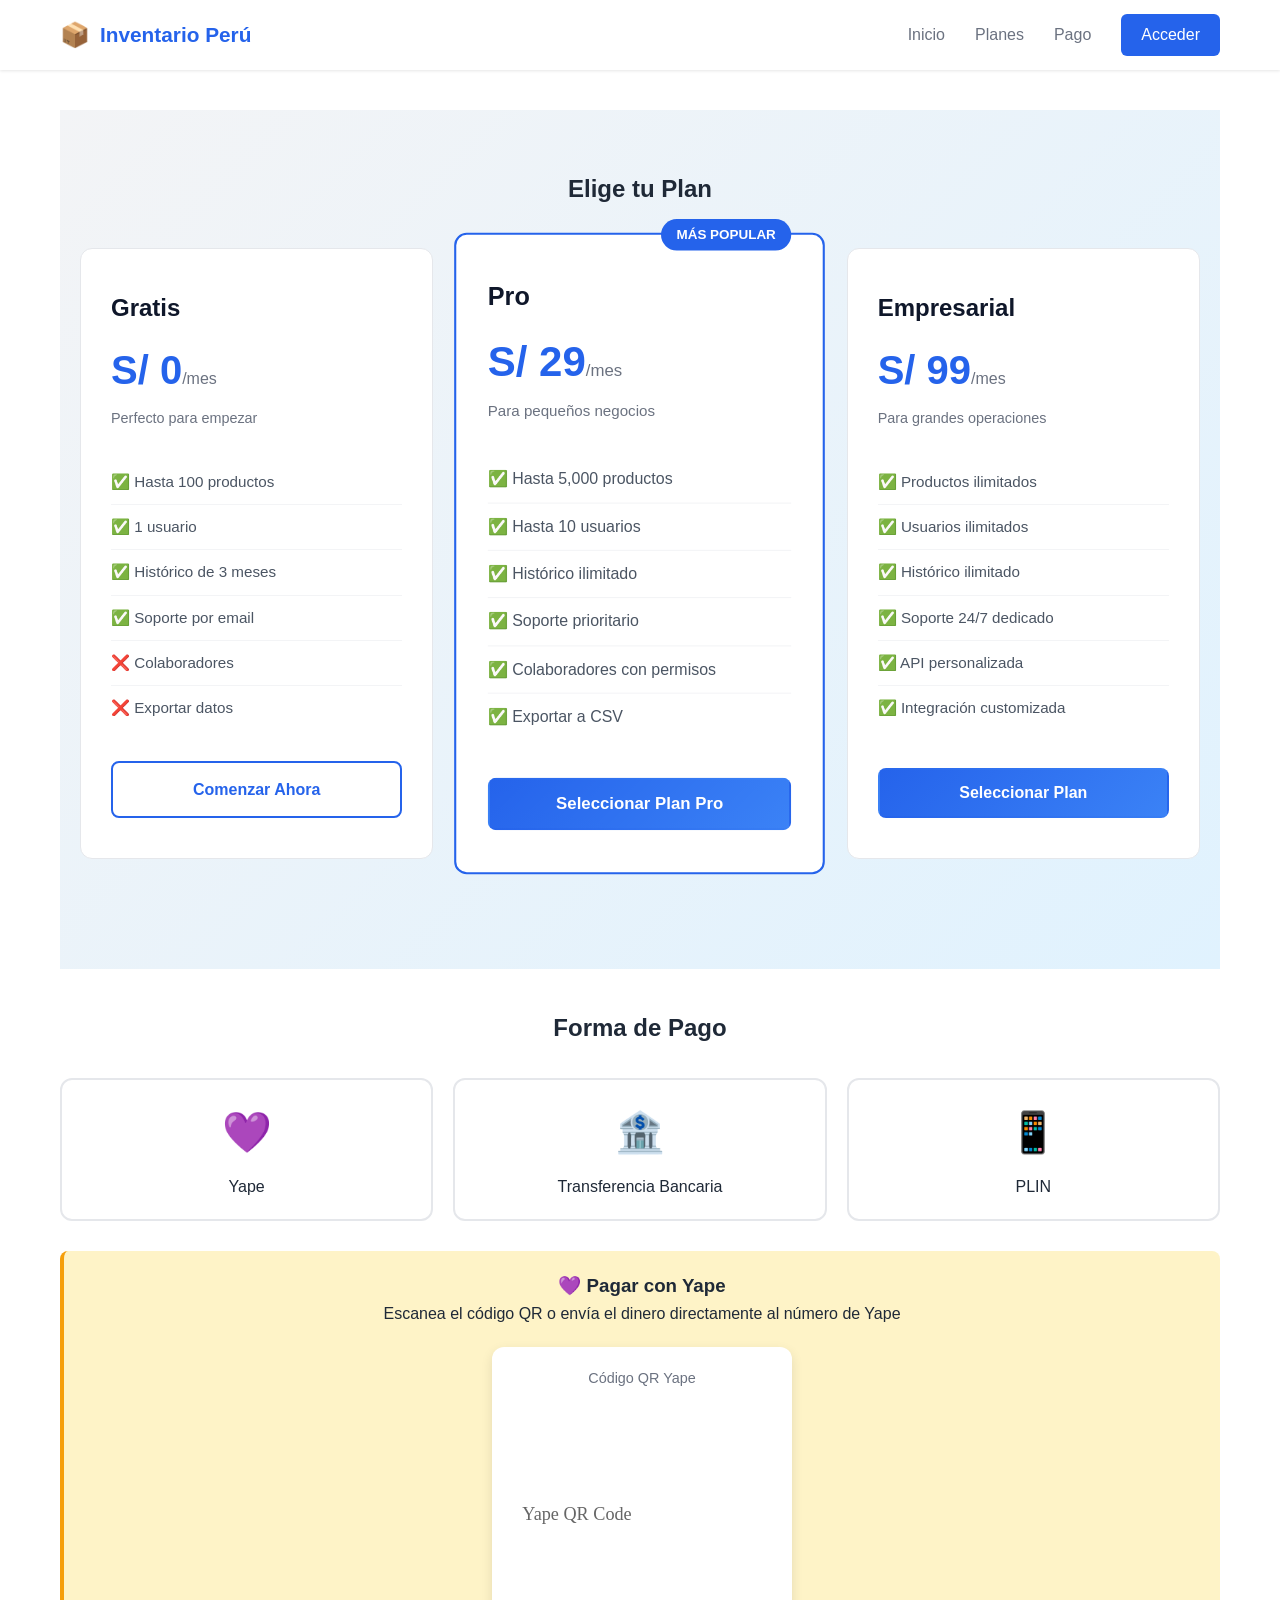
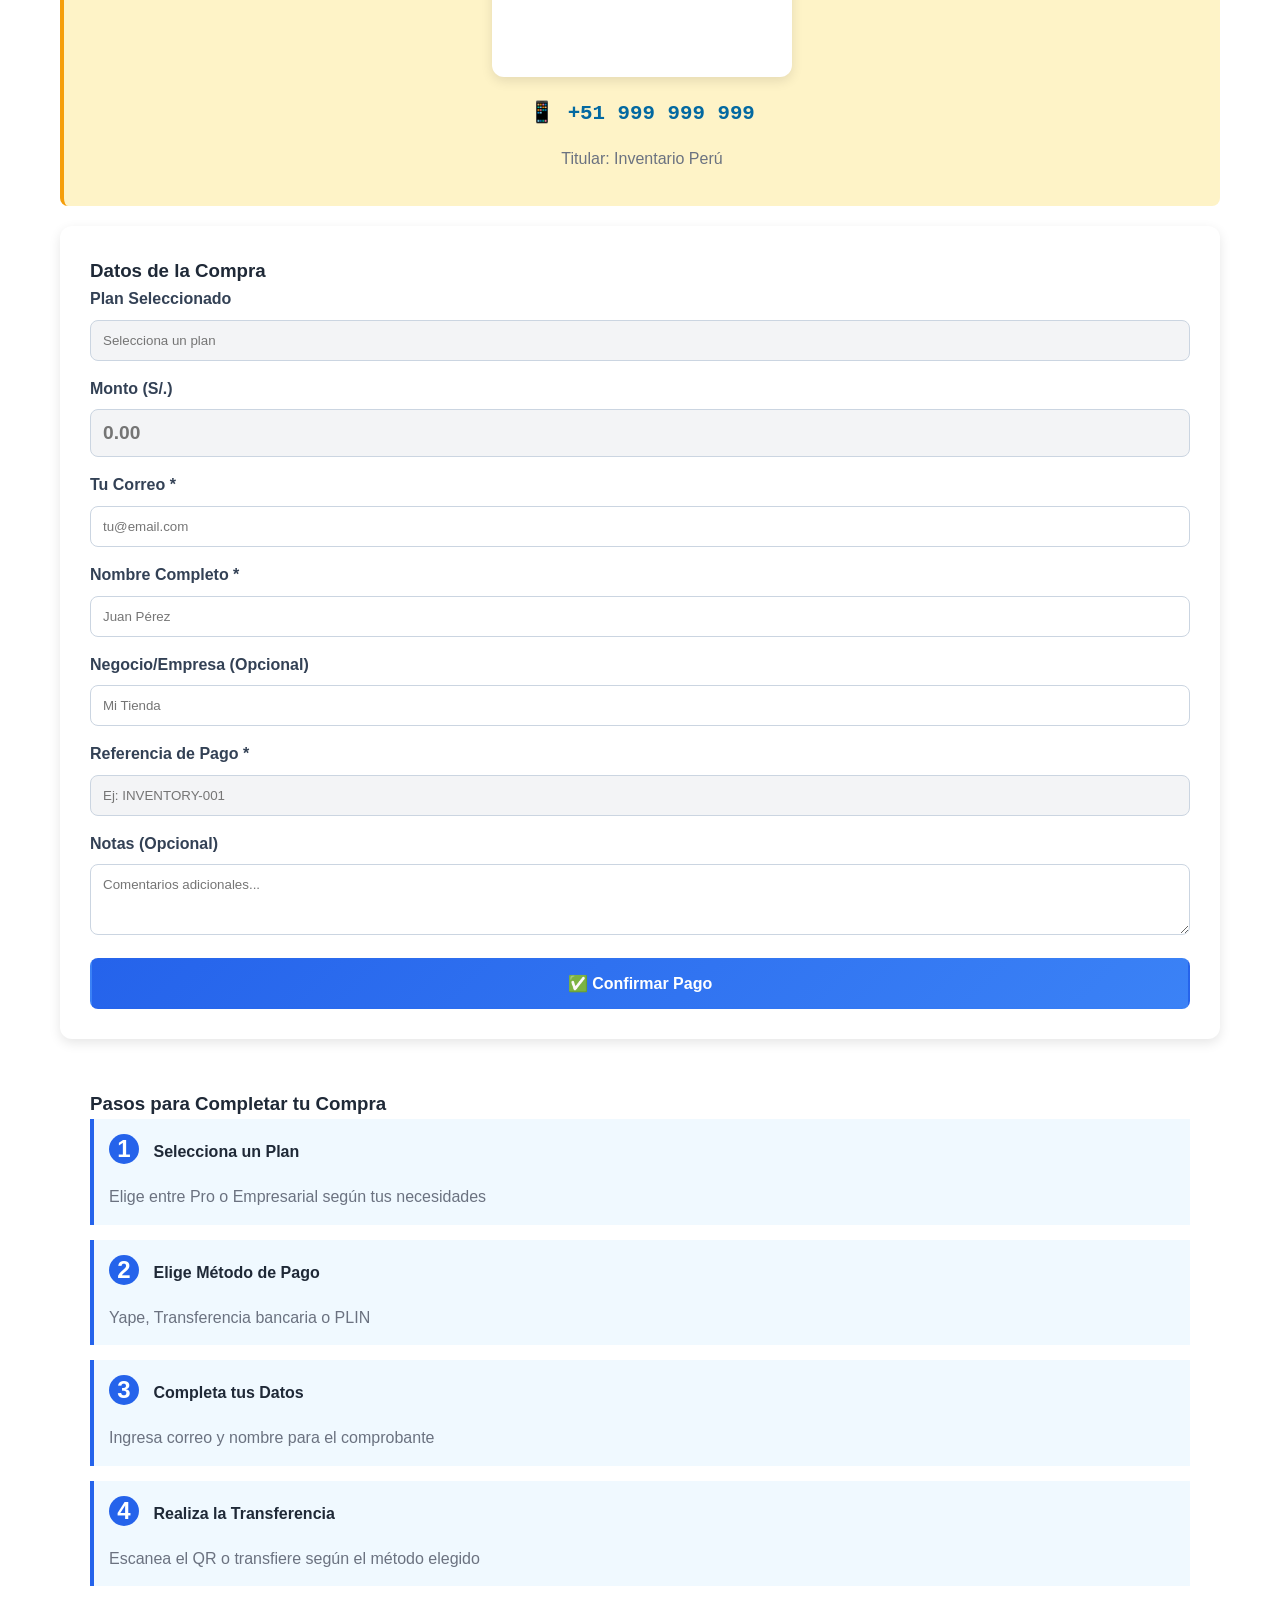
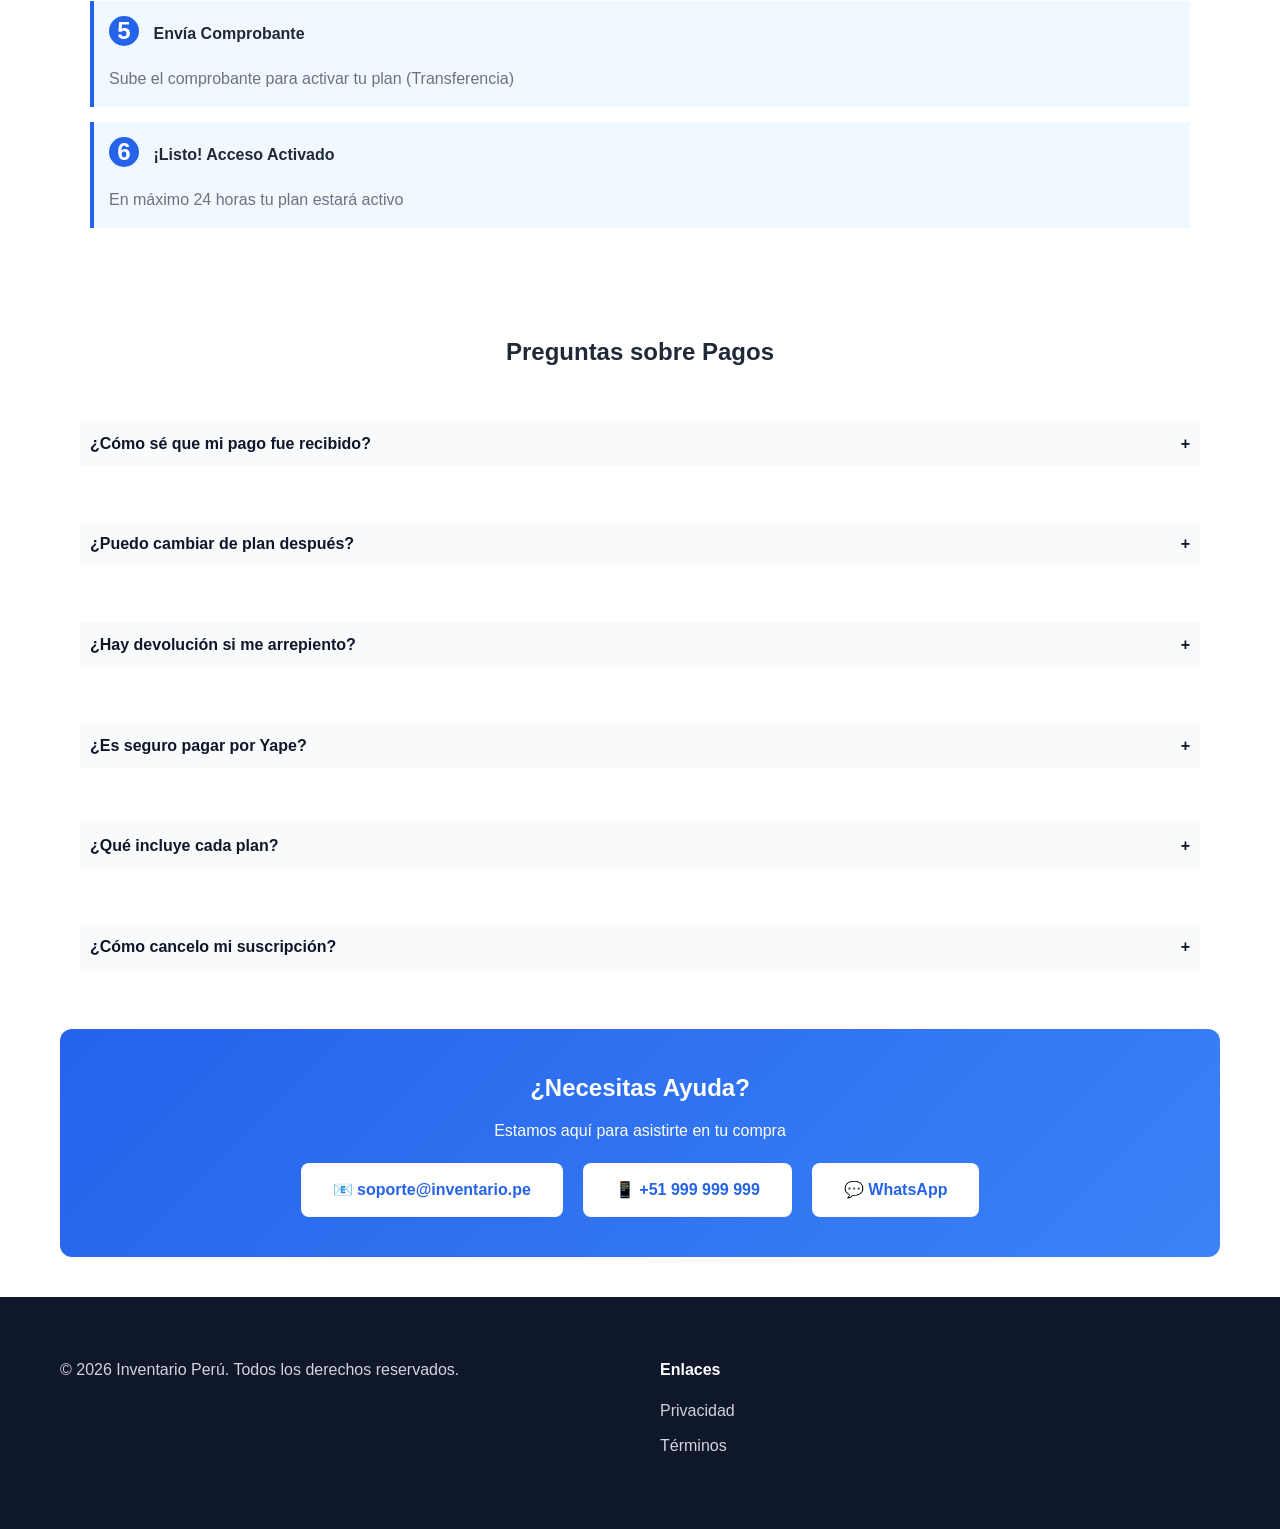
<file: pricing-yape.html>
<!DOCTYPE html>
<html lang="es-PE">
<head>
  <meta charset="UTF-8" />
  <meta name="viewport" content="width=device-width, initial-scale=1.0" />
  <title>Planes de Precios - Inventario Perú | Pago con Yape</title>
  <link rel="stylesheet" href="landing-style.css" />
  <style>
    .pricing-section {
      padding: 60px 0;
      background: linear-gradient(135deg, #f3f4f6 0%, #e0f2fe 100%);
    }

    .yape-payment-info {
      background: #fef3c7;
      border-left: 4px solid #f59e0b;
      padding: 20px;
      border-radius: 8px;
      margin: 20px 0;
      text-align: center;
    }

    .yape-qr {
      max-width: 300px;
      margin: 20px auto;
      padding: 20px;
      background: white;
      border-radius: 12px;
      box-shadow: 0 4px 12px rgba(0, 0, 0, 0.1);
    }

    .yape-qr img {
      width: 100%;
      height: auto;
    }

    .yape-phone {
      font-size: 1.3rem;
      font-weight: 700;
      color: #0369a1;
      margin: 15px 0;
      font-family: monospace;
    }

    .payment-methods {
      display: grid;
      grid-template-columns: repeat(auto-fit, minmax(200px, 1fr));
      gap: 20px;
      margin: 30px 0;
    }

    .payment-method {
      padding: 20px;
      border: 2px solid #e5e7eb;
      border-radius: 12px;
      text-align: center;
      cursor: pointer;
      transition: all 0.3s ease;
    }

    .payment-method:hover {
      border-color: #2563eb;
      background: #f0f9ff;
    }

    .payment-method.active {
      border-color: #2563eb;
      background: #0f172a;
      color: white;
    }

    .payment-method-icon {
      font-size: 2.5rem;
      margin-bottom: 10px;
    }

    .invoice-form {
      background: white;
      padding: 30px;
      border-radius: 12px;
      margin: 20px 0;
      box-shadow: 0 4px 12px rgba(0, 0, 0, 0.1);
    }

    .form-group {
      margin-bottom: 15px;
    }

    .form-group label {
      display: block;
      margin-bottom: 8px;
      font-weight: 600;
      color: #334155;
    }

    .form-group input,
    .form-group textarea {
      width: 100%;
      padding: 12px;
      border: 1px solid #cbd5e1;
      border-radius: 8px;
      font-family: inherit;
    }

    .payment-confirmation {
      background: #dcfce7;
      border: 2px solid #16a34a;
      padding: 20px;
      border-radius: 12px;
      display: none;
      margin: 20px 0;
    }

    .payment-confirmation.show {
      display: block;
    }

    .payment-steps {
      background: white;
      padding: 30px;
      border-radius: 12px;
      margin: 20px 0;
    }

    .step-item {
      padding: 15px;
      margin-bottom: 15px;
      border-left: 4px solid #2563eb;
      background: #f0f9ff;
    }

    .step-number {
      display: inline-block;
      background: #2563eb;
      color: white;
      width: 30px;
      height: 30px;
      border-radius: 50%;
      text-align: center;
      line-height: 30px;
      margin-right: 10px;
      font-weight: 700;
    }

    .faq-payment {
      background: white;
      padding: 20px;
      border-radius: 12px;
      margin: 15px 0;
    }

    .faq-question {
      cursor: pointer;
      font-weight: 600;
      color: #0f172a;
      padding: 10px;
      display: flex;
      justify-content: space-between;
      align-items: center;
    }

    .faq-answer {
      display: none;
      padding: 10px;
      color: #6b7280;
    }

    .faq-answer.show {
      display: block;
    }
  </style>
</head>
<body>
  <!-- NAVBAR -->
  <nav class="navbar">
    <div class="nav-container">
      <div class="logo">
        <span class="logo-icon">📦</span>
        <span class="logo-text">Inventario Perú</span>
      </div>
      <div class="nav-links">
        <a href="landing.html">Inicio</a>
        <a href="#planes">Planes</a>
        <a href="#pago">Pago</a>
        <a href="index.html" class="btn-nav">Acceder</a>
      </div>
    </div>
  </nav>

  <main class="container" style="margin-top: 40px;">
    <!-- PLANES PRICING -->
    <section id="planes" class="pricing-section">
      <div class="container">
        <h1 style="text-align: center; margin-bottom: 40px;">Elige tu Plan</h1>

        <div class="pricing-grid">
          <!-- PLAN GRATIS -->
          <div class="pricing-card">
            <div class="plan-name">Gratis</div>
            <div class="plan-price">S/ 0<span>/mes</span></div>
            <div class="plan-description">Perfecto para empezar</div>
            
            <ul class="plan-features">
              <li>✅ Hasta 100 productos</li>
              <li>✅ 1 usuario</li>
              <li>✅ Histórico de 3 meses</li>
              <li>✅ Soporte por email</li>
              <li>❌ Colaboradores</li>
              <li>❌ Exportar datos</li>
            </ul>
            
            <a href="index.html" class="btn btn-outline" style="width: 100%; text-align: center;">Comenzar Ahora</a>
          </div>

          <!-- PLAN PRO -->
          <div class="pricing-card featured">
            <div class="plan-badge">MÁS POPULAR</div>
            <div class="plan-name">Pro</div>
            <div class="plan-price">S/ 29<span>/mes</span></div>
            <div class="plan-description">Para pequeños negocios</div>
            
            <ul class="plan-features">
              <li>✅ Hasta 5,000 productos</li>
              <li>✅ Hasta 10 usuarios</li>
              <li>✅ Histórico ilimitado</li>
              <li>✅ Soporte prioritario</li>
              <li>✅ Colaboradores con permisos</li>
              <li>✅ Exportar a CSV</li>
            </ul>
            
            <button class="btn btn-primary" style="width: 100%;" onclick="selectPlan('pro')">Seleccionar Plan Pro</button>
          </div>

          <!-- PLAN EMPRESARIAL -->
          <div class="pricing-card">
            <div class="plan-name">Empresarial</div>
            <div class="plan-price">S/ 99<span>/mes</span></div>
            <div class="plan-description">Para grandes operaciones</div>
            
            <ul class="plan-features">
              <li>✅ Productos ilimitados</li>
              <li>✅ Usuarios ilimitados</li>
              <li>✅ Histórico ilimitado</li>
              <li>✅ Soporte 24/7 dedicado</li>
              <li>✅ API personalizada</li>
              <li>✅ Integración customizada</li>
            </ul>
            
            <button class="btn btn-primary" style="width: 100%;" onclick="selectPlan('enterprise')">Seleccionar Plan</button>
          </div>
        </div>
      </div>
    </section>

    <!-- MÉTODOS DE PAGO -->
    <section id="pago">
      <h2 style="text-align: center; margin: 40px 0 20px;">Forma de Pago</h2>
      
      <div class="payment-methods">
        <div class="payment-method active" onclick="selectPaymentMethod('yape')">
          <div class="payment-method-icon">💜</div>
          <div>Yape</div>
        </div>
        <div class="payment-method" onclick="selectPaymentMethod('transferencia')">
          <div class="payment-method-icon">🏦</div>
          <div>Transferencia Bancaria</div>
        </div>
        <div class="payment-method" onclick="selectPaymentMethod('plin')">
          <div class="payment-method-icon">📱</div>
          <div>PLIN</div>
        </div>
      </div>

      <!-- SECCIÓN YAPE -->
      <div id="yape-section" class="yape-payment-info">
        <h3>💜 Pagar con Yape</h3>
        <p>Escanea el código QR o envía el dinero directamente al número de Yape</p>
        
        <div class="yape-qr">
          <p style="color: #6b7280; font-size: 0.9rem; margin-top: 0;">Código QR Yape</p>
          <img src="data:image/svg+xml,%3Csvg xmlns='http://www.w3.org/2000/svg' width='200' height='200'%3E%3Crect fill='white' width='200' height='200'/%3E%3Ctext x='50' y='100' text-anchor='middle' font-size='14' fill='%23666'%3EYape QR Code%3C/text%3E%3C/svg%3E" alt="Yape QR Code">
        </div>
        
        <div class="yape-phone">📱 +51 999 999 999</div>
        <p style="color: #6b7280; margin: 15px 0;">Titular: Inventario Perú</p>
      </div>

      <!-- SECCIÓN TRANSFERENCIA -->
      <div id="transferencia-section" style="display: none;" class="yape-payment-info">
        <h3>🏦 Transferencia Bancaria</h3>
        <p style="margin: 15px 0;">Datos bancarios:</p>
        <p><strong>Banco:</strong> Banco de Crédito (BCP)</p>
        <p><strong>Cuenta:</strong> 123-456789-0-12</p>
        <p><strong>Titular:</strong> Inventario Perú</p>
        <p><strong>Código SWIFT:</strong> BCPLPEPL</p>
        <p style="color: #dc2626; margin-top: 15px; font-size: 0.9rem;">⚠️ Envía el comprobante de transferencia por email</p>
      </div>

      <!-- SECCIÓN PLIN -->
      <div id="plin-section" style="display: none;" class="yape-payment-info">
        <h3>📱 PLIN</h3>
        <p style="margin: 15px 0;">Número PLIN registrado:</p>
        <div class="yape-phone">📱 +51 999 999 999</div>
        <p style="color: #6b7280;">Escanea el código QR o envía dinero directamente</p>
      </div>

      <!-- FORMULARIO DE PAGO -->
      <div class="invoice-form">
        <h3>Datos de la Compra</h3>
        
        <div class="form-group">
          <label for="plan-selected">Plan Seleccionado</label>
          <input type="text" id="plan-selected" placeholder="Selecciona un plan" readonly style="background: #f3f4f6;">
        </div>

        <div class="form-group">
          <label for="amount">Monto (S/.)</label>
          <input type="text" id="amount" placeholder="0.00" readonly style="background: #f3f4f6; font-weight: 600; font-size: 1.2rem;">
        </div>

        <div class="form-group">
          <label for="email">Tu Correo *</label>
          <input type="email" id="email" placeholder="tu@email.com" required>
        </div>

        <div class="form-group">
          <label for="full-name">Nombre Completo *</label>
          <input type="text" id="full-name" placeholder="Juan Pérez" required>
        </div>

        <div class="form-group">
          <label for="company">Negocio/Empresa (Opcional)</label>
          <input type="text" id="company" placeholder="Mi Tienda">
        </div>

        <div class="form-group">
          <label for="reference">Referencia de Pago *</label>
          <input type="text" id="reference" placeholder="Ej: INVENTORY-001" required readonly style="background: #f3f4f6;">
        </div>

        <div class="form-group">
          <label for="notes">Notas (Opcional)</label>
          <textarea id="notes" placeholder="Comentarios adicionales..." rows="3"></textarea>
        </div>

        <button class="btn btn-primary" style="width: 100%;" onclick="completarPago()">
          ✅ Confirmar Pago
        </button>
      </div>

      <!-- PASOS DE PAGO -->
      <div class="payment-steps">
        <h3>Pasos para Completar tu Compra</h3>
        
        <div class="step-item">
          <span class="step-number">1</span>
          <strong>Selecciona un Plan</strong>
          <p style="margin-top: 5px; color: #6b7280;">Elige entre Pro o Empresarial según tus necesidades</p>
        </div>

        <div class="step-item">
          <span class="step-number">2</span>
          <strong>Elige Método de Pago</strong>
          <p style="margin-top: 5px; color: #6b7280;">Yape, Transferencia bancaria o PLIN</p>
        </div>

        <div class="step-item">
          <span class="step-number">3</span>
          <strong>Completa tus Datos</strong>
          <p style="margin-top: 5px; color: #6b7280;">Ingresa correo y nombre para el comprobante</p>
        </div>

        <div class="step-item">
          <span class="step-number">4</span>
          <strong>Realiza la Transferencia</strong>
          <p style="margin-top: 5px; color: #6b7280;">Escanea el QR o transfiere según el método elegido</p>
        </div>

        <div class="step-item">
          <span class="step-number">5</span>
          <strong>Envía Comprobante</strong>
          <p style="margin-top: 5px; color: #6b7280;">Sube el comprobante para activar tu plan (Transferencia)</p>
        </div>

        <div class="step-item">
          <span class="step-number">6</span>
          <strong>¡Listo! Acceso Activado</strong>
          <p style="margin-top: 5px; color: #6b7280;">En máximo 24 horas tu plan estará activo</p>
        </div>
      </div>

      <!-- CONFIRMACIÓN -->
      <div id="payment-confirmation" class="payment-confirmation">
        <h3 style="color: #16a34a; margin: 0 0 10px;">✅ ¡Pedido Registrado!</h3>
        <p id="confirmation-message"></p>
        <p style="margin-top: 15px; color: #6b7280; font-size: 0.9rem;">
          📧 Se envió un correo de confirmación a <strong id="confirmation-email"></strong>
        </p>
      </div>
    </section>

    <!-- FAQ PAGOS -->
    <section style="margin: 60px 0 40px;">
      <h2 style="text-align: center; margin-bottom: 30px;">Preguntas sobre Pagos</h2>

      <div class="faq-payment">
        <div class="faq-question" onclick="toggleFaq(this)">
          <span>¿Cómo sé que mi pago fue recibido?</span>
          <span>+</span>
        </div>
        <div class="faq-answer">
          Recibirás un correo de confirmación inmediatamente después de enviar tus datos. Para Yape y PLIN es automático (24 horas). Para transferencia, envía el comprobante y activamos en máximo 2 horas laborales.
        </div>
      </div>

      <div class="faq-payment">
        <div class="faq-question" onclick="toggleFaq(this)">
          <span>¿Puedo cambiar de plan después?</span>
          <span>+</span>
        </div>
        <div class="faq-answer">
          Sí, puedes actualizar o cambiar de plan en cualquier momento. Se ajustará proporcionalmente el cobro.
        </div>
      </div>

      <div class="faq-payment">
        <div class="faq-question" onclick="toggleFaq(this)">
          <span>¿Hay devolución si me arrepiento?</span>
          <span>+</span>
        </div>
        <div class="faq-answer">
          Sí, ofrecemos garantía de 7 días. Si no te gusta, devolvemos el 100% del pago.
        </div>
      </div>

      <div class="faq-payment">
        <div class="faq-question" onclick="toggleFaq(this)">
          <span>¿Es seguro pagar por Yape?</span>
          <span>+</span>
        </div>
        <div class="faq-answer">
          Completamente seguro. Yape es un servicio oficial del Banco de Crédito con encriptación de nivel bancario.
        </div>
      </div>

      <div class="faq-payment">
        <div class="faq-question" onclick="toggleFaq(this)">
          <span>¿Qué incluye cada plan?</span>
          <span>+</span>
        </div>
        <div class="faq-answer">
          Plan Pro: 5,000 productos, 10 usuarios, colaboradores, exportar datos. Plan Empresarial: Ilimitado todo + soporte 24/7 + API.
        </div>
      </div>

      <div class="faq-payment">
        <div class="faq-question" onclick="toggleFaq(this)">
          <span>¿Cómo cancelo mi suscripción?</span>
          <span>+</span>
        </div>
        <div class="faq-answer">
          Contacta a soporte@inventario.pe o cancela desde tu panel de usuario. No hay penalizaciones.
        </div>
      </div>
    </section>

    <!-- CONTACTO SOPORTE -->
    <section style="background: linear-gradient(135deg, #2563eb 0%, #3b82f6 100%); color: white; padding: 40px; border-radius: 12px; text-align: center; margin-bottom: 40px;">
      <h2 style="color: white; margin-bottom: 10px;">¿Necesitas Ayuda?</h2>
      <p style="margin-bottom: 20px;">Estamos aquí para asistirte en tu compra</p>
      <div style="display: flex; gap: 20px; justify-content: center; flex-wrap: wrap;">
        <a href="mailto:soporte@inventario.pe" class="btn btn-outline" style="background: white; color: #2563eb; border: none;">📧 soporte@inventario.pe</a>
        <a href="tel:+51999999999" class="btn btn-outline" style="background: white; color: #2563eb; border: none;">📱 +51 999 999 999</a>
        <a href="https://wa.me/51999999999" class="btn btn-outline" style="background: white; color: #2563eb; border: none;">💬 WhatsApp</a>
      </div>
    </section>
  </main>

  <!-- FOOTER -->
  <footer class="footer">
    <div class="container">
      <div class="footer-content">
        <div class="footer-section">
          <p>&copy; 2026 Inventario Perú. Todos los derechos reservados.</p>
        </div>
        <div class="footer-section">
          <h4>Enlaces</h4>
          <ul>
            <li><a href="privacy.html">Privacidad</a></li>
            <li><a href="terms.html">Términos</a></li>
          </ul>
        </div>
      </div>
    </div>
  </footer>

  <script>
    const planPrices = {
      pro: 29,
      enterprise: 99
    };

    function selectPlan(plan) {
      const planNames = {
        pro: 'Plan Pro',
        enterprise: 'Plan Empresarial'
      };

      document.getElementById('plan-selected').value = planNames[plan];
      document.getElementById('amount').value = planPrices[plan].toFixed(2);
      document.getElementById('reference').value = `INV-${plan.toUpperCase()}-${Date.now()}`;

      // Scroll a formulario
      document.querySelector('.invoice-form').scrollIntoView({ behavior: 'smooth' });
    }

    function selectPaymentMethod(method) {
      // Actualizar botones
      document.querySelectorAll('.payment-method').forEach(el => {
        el.classList.remove('active');
      });
      event.target.closest('.payment-method').classList.add('active');

      // Mostrar/ocultar secciones
      document.getElementById('yape-section').style.display = method === 'yape' ? 'block' : 'none';
      document.getElementById('transferencia-section').style.display = method === 'transferencia' ? 'block' : 'none';
      document.getElementById('plin-section').style.display = method === 'plin' ? 'block' : 'none';
    }

    function toggleFaq(element) {
      const answer = element.nextElementSibling;
      answer.classList.toggle('show');
      element.querySelector('span:last-child').textContent = answer.classList.contains('show') ? '−' : '+';
    }

    function completarPago() {
      const plan = document.getElementById('plan-selected').value;
      const amount = document.getElementById('amount').value;
      const email = document.getElementById('email').value;
      const fullName = document.getElementById('full-name').value;
      const reference = document.getElementById('reference').value;

      if (!plan) {
        alert('❌ Por favor selecciona un plan');
        return;
      }

      if (!email || !fullName) {
        alert('❌ Por favor completa tu correo y nombre');
        return;
      }

      if (!email.includes('@')) {
        alert('❌ Ingresa un correo válido');
        return;
      }

      // Mostrar confirmación
      const confirmDiv = document.getElementById('payment-confirmation');
      document.getElementById('confirmation-message').innerHTML = `
        <strong>${fullName}</strong>, tu pedido ha sido registrado:<br>
        <strong>${plan}</strong> - S/ ${amount}<br>
        <strong>Referencia:</strong> ${reference}<br>
        <p style="margin-top: 10px; color: #6b7280;">
          ✅ Realiza el pago según el método elegido<br>
          ✅ Si pagaste por transferencia, sube el comprobante<br>
          ✅ Tu cuenta estará activa en máximo 24 horas
        </p>
      `;
      document.getElementById('confirmation-email').textContent = email;
      confirmDiv.classList.add('show');

      // Scroll a confirmación
      setTimeout(() => {
        confirmDiv.scrollIntoView({ behavior: 'smooth' });
      }, 300);

      // Enviar email (integración backend)
      console.log('📧 Email enviado a:', email);
      console.log('📦 Datos de pago:', { plan, amount, email, fullName, reference });
    }

    // Auto-seleccionar Yape al cargar
    selectPaymentMethod('yape');
  </script>
</body>
</html>
</file>
<file: landing-style.css>
/* ==================== RESET & BASE STYLES ==================== */
* {
  margin: 0;
  padding: 0;
  box-sizing: border-box;
}

html {
  scroll-behavior: smooth;
}

body {
  font-family: 'Inter', -apple-system, BlinkMacSystemFont, 'Segoe UI', sans-serif;
  line-height: 1.6;
  color: #1f2937;
  background: #ffffff;
}

.container {
  max-width: 1200px;
  margin: 0 auto;
  padding: 0 20px;
}

/* ==================== NAVBAR ==================== */
.navbar {
  background: rgba(255, 255, 255, 0.95);
  backdrop-filter: blur(10px);
  box-shadow: 0 1px 3px rgba(0, 0, 0, 0.1);
  position: sticky;
  top: 0;
  z-index: 100;
}

.nav-container {
  max-width: 1200px;
  margin: 0 auto;
  padding: 0 20px;
  display: flex;
  justify-content: space-between;
  align-items: center;
  height: 70px;
}

.logo {
  display: flex;
  align-items: center;
  gap: 10px;
  font-weight: 700;
  font-size: 1.3rem;
  color: #2563eb;
}

.logo-icon {
  font-size: 1.5rem;
}

.nav-links {
  display: flex;
  gap: 30px;
  align-items: center;
}

.nav-links a {
  text-decoration: none;
  color: #6b7280;
  font-weight: 500;
  transition: color 0.3s ease;
}

.nav-links a:hover {
  color: #2563eb;
}

.btn-nav {
  background: #2563eb;
  color: white !important;
  padding: 8px 20px;
  border-radius: 6px;
  transition: background 0.3s ease;
}

.btn-nav:hover {
  background: #1d4ed8;
  color: white !important;
}

.hamburger {
  display: none;
  flex-direction: column;
  background: none;
  border: none;
  cursor: pointer;
  gap: 5px;
}

.hamburger span {
  width: 25px;
  height: 2.5px;
  background: #1f2937;
  border-radius: 2px;
  transition: 0.3s ease;
}

/* ==================== MOBILE MENU ==================== */
.mobile-menu {
  display: none;
  flex-direction: column;
  background: white;
  padding: 20px;
  gap: 15px;
  border-bottom: 1px solid #e5e7eb;
}

.mobile-menu.hidden {
  display: none !important;
}

.mobile-menu a {
  text-decoration: none;
  color: #6b7280;
  font-weight: 500;
  padding: 10px 0;
}

/* ==================== HERO SECTION ==================== */
.hero {
  display: grid;
  grid-template-columns: 1fr 1fr;
  gap: 60px;
  align-items: center;
  min-height: 600px;
  padding: 80px 0;
  background: linear-gradient(135deg, #f3f4f6 0%, #e0f2fe 100%);
}

.hero-content {
  max-width: 600px;
}

.hero h1 {
  font-size: 3.5rem;
  font-weight: 800;
  line-height: 1.2;
  color: #0f172a;
  margin-bottom: 20px;
}

.hero-subtitle {
  font-size: 1.1rem;
  color: #6b7280;
  margin-bottom: 30px;
  line-height: 1.8;
}

.hero-buttons {
  display: flex;
  gap: 20px;
  margin-bottom: 50px;
  flex-wrap: wrap;
}

.btn {
  display: inline-block;
  padding: 14px 32px;
  border-radius: 8px;
  font-weight: 600;
  text-decoration: none;
  transition: all 0.3s ease;
  border: 2px solid transparent;
  cursor: pointer;
  font-size: 1rem;
}

.btn-primary {
  background: linear-gradient(135deg, #2563eb 0%, #3b82f6 100%);
  color: white;
}

.btn-primary:hover {
  transform: translateY(-2px);
  box-shadow: 0 10px 25px rgba(37, 99, 235, 0.3);
}

.btn-secondary {
  background: white;
  color: #2563eb;
  border: 2px solid #2563eb;
}

.btn-secondary:hover {
  background: #f3f4f6;
}

.btn-outline {
  background: transparent;
  color: #2563eb;
  border: 2px solid #2563eb;
}

.btn-outline:hover {
  background: #f3f4f6;
}

.btn-large {
  padding: 16px 40px;
  font-size: 1.1rem;
}

.hero-stats {
  display: grid;
  grid-template-columns: repeat(3, 1fr);
  gap: 30px;
}

.stat {
  text-align: center;
}

.stat-number {
  font-size: 2rem;
  font-weight: 700;
  color: #2563eb;
}

.stat-label {
  color: #6b7280;
  font-size: 0.9rem;
  margin-top: 5px;
}

/* Hero Image / Mockup */
.hero-image {
  display: flex;
  justify-content: center;
  align-items: center;
}

.mockup-frame {
  background: white;
  border-radius: 12px;
  box-shadow: 0 20px 50px rgba(0, 0, 0, 0.15);
  overflow: hidden;
  max-width: 400px;
  width: 100%;
}

.mockup-header {
  background: linear-gradient(135deg, #2563eb 0%, #3b82f6 100%);
  color: white;
  padding: 15px 20px;
  font-weight: 600;
}

.mockup-content {
  padding: 20px;
}

.mockup-item {
  display: flex;
  justify-content: space-between;
  align-items: center;
  padding: 12px;
  background: #f9fafb;
  border-radius: 8px;
  margin-bottom: 10px;
  font-size: 0.9rem;
}

.item-icon {
  font-size: 1.2rem;
}

.item-price {
  font-weight: 600;
  color: #2563eb;
}

.mockup-total {
  padding: 12px;
  background: #dbeafe;
  border-radius: 8px;
  font-weight: 600;
  color: #0c4a6e;
  margin-top: 10px;
}

/* ==================== FEATURES SECTION ==================== */
.features {
  padding: 100px 0;
  background: white;
}

.features h2,
.how-it-works h2,
.pricing h2,
.testimonials h2,
.faq h2 {
  font-size: 2.5rem;
  font-weight: 800;
  text-align: center;
  margin-bottom: 15px;
  color: #0f172a;
}

.section-subtitle {
  text-align: center;
  color: #6b7280;
  font-size: 1.1rem;
  margin-bottom: 50px;
}

.features-grid {
  display: grid;
  grid-template-columns: repeat(auto-fit, minmax(280px, 1fr));
  gap: 30px;
}

.feature-card {
  padding: 30px;
  border-radius: 12px;
  background: #f9fafb;
  transition: all 0.3s ease;
  border: 1px solid #e5e7eb;
}

.feature-card:hover {
  background: white;
  box-shadow: 0 15px 35px rgba(0, 0, 0, 0.1);
  transform: translateY(-5px);
}

.feature-icon {
  font-size: 2.5rem;
  margin-bottom: 15px;
}

.feature-card h3 {
  font-size: 1.3rem;
  margin-bottom: 10px;
  color: #0f172a;
}

.feature-card p {
  color: #6b7280;
  line-height: 1.8;
}

/* ==================== HOW IT WORKS ==================== */
.how-it-works {
  padding: 100px 0;
  background: linear-gradient(135deg, #f3f4f6 0%, #e0f2fe 100%);
}

.steps-grid {
  display: grid;
  grid-template-columns: repeat(auto-fit, minmax(250px, 1fr));
  gap: 30px;
}

.step {
  text-align: center;
  padding: 30px;
  background: white;
  border-radius: 12px;
  box-shadow: 0 5px 15px rgba(0, 0, 0, 0.08);
}

.step-number {
  display: inline-flex;
  width: 50px;
  height: 50px;
  align-items: center;
  justify-content: center;
  background: linear-gradient(135deg, #2563eb 0%, #3b82f6 100%);
  color: white;
  border-radius: 50%;
  font-size: 1.5rem;
  font-weight: 700;
  margin-bottom: 15px;
}

.step h3 {
  font-size: 1.3rem;
  margin-bottom: 10px;
  color: #0f172a;
}

.step p {
  color: #6b7280;
}

/* ==================== PRICING SECTION ==================== */
.pricing {
  padding: 100px 0;
  background: white;
}

.pricing-grid {
  display: grid;
  grid-template-columns: repeat(auto-fit, minmax(300px, 1fr));
  gap: 30px;
  margin-bottom: 50px;
}

.pricing-card {
  border: 1px solid #e5e7eb;
  border-radius: 12px;
  padding: 40px 30px;
  background: white;
  transition: all 0.3s ease;
  position: relative;
  display: flex;
  flex-direction: column;
}

.pricing-card:hover {
  transform: translateY(-10px);
  box-shadow: 0 20px 40px rgba(0, 0, 0, 0.1);
}

.pricing-card.featured {
  border: 2px solid #2563eb;
  transform: scale(1.05);
}

.plan-badge {
  position: absolute;
  top: -15px;
  right: 30px;
  background: #2563eb;
  color: white;
  padding: 5px 15px;
  border-radius: 20px;
  font-size: 0.8rem;
  font-weight: 700;
}

.plan-name {
  font-size: 1.5rem;
  font-weight: 700;
  color: #0f172a;
  margin-bottom: 10px;
}

.plan-price {
  font-size: 2.5rem;
  font-weight: 800;
  color: #2563eb;
  margin-bottom: 5px;
}

.plan-price span {
  font-size: 1rem;
  color: #6b7280;
  font-weight: 400;
}

.plan-description {
  color: #6b7280;
  margin-bottom: 30px;
  font-size: 0.9rem;
}

.plan-features {
  list-style: none;
  margin-bottom: 30px;
  flex-grow: 1;
}

.plan-features li {
  padding: 10px 0;
  color: #4b5563;
  font-size: 0.95rem;
  border-bottom: 1px solid #f3f4f6;
}

.plan-features li:last-child {
  border-bottom: none;
}

.pricing-card .btn {
  width: 100%;
  text-align: center;
}

.pricing-note {
  text-align: center;
  background: #f0f9ff;
  padding: 20px;
  border-radius: 10px;
  color: #0369a1;
  font-weight: 500;
}

/* ==================== TESTIMONIALS ==================== */
.testimonials {
  padding: 100px 0;
  background: linear-gradient(135deg, #f3f4f6 0%, #e0f2fe 100%);
}

.testimonials-grid {
  display: grid;
  grid-template-columns: repeat(auto-fit, minmax(300px, 1fr));
  gap: 30px;
}

.testimonial-card {
  background: white;
  padding: 30px;
  border-radius: 12px;
  box-shadow: 0 10px 25px rgba(0, 0, 0, 0.08);
}

.stars {
  font-size: 1rem;
  margin-bottom: 15px;
}

.testimonial-card p {
  color: #4b5563;
  margin-bottom: 20px;
  line-height: 1.8;
  font-style: italic;
}

.testimonial-author {
  display: flex;
  gap: 12px;
  align-items: center;
}

.author-avatar {
  width: 45px;
  height: 45px;
  border-radius: 50%;
  background: linear-gradient(135deg, #2563eb 0%, #3b82f6 100%);
  color: white;
  display: flex;
  align-items: center;
  justify-content: center;
  font-weight: 700;
  font-size: 0.9rem;
}

.author-name {
  font-weight: 600;
  color: #0f172a;
  font-size: 0.9rem;
}

.author-title {
  color: #6b7280;
  font-size: 0.8rem;
}

/* ==================== FAQ SECTION ==================== */
.faq {
  padding: 100px 0;
  background: white;
}

.faq-grid {
  max-width: 800px;
  margin: 0 auto;
  display: grid;
  gap: 15px;
}

.faq-item {
  border: 1px solid #e5e7eb;
  border-radius: 8px;
  overflow: hidden;
  background: white;
}

.faq-question {
  display: flex;
  justify-content: space-between;
  align-items: center;
  padding: 20px;
  cursor: pointer;
  background: #f9fafb;
  font-weight: 600;
  color: #0f172a;
  transition: background 0.3s ease;
}

.faq-question:hover {
  background: #f3f4f6;
}

.faq-icon {
  font-size: 1.5rem;
  transition: transform 0.3s ease;
}

.faq-item.active .faq-icon {
  transform: rotate(45deg);
}

.faq-answer {
  padding: 20px;
  color: #6b7280;
  line-height: 1.8;
  background: white;
}

.faq-answer.hidden {
  display: none;
}

/* ==================== CTA SECTION ==================== */
.cta {
  padding: 80px 0;
  background: linear-gradient(135deg, #2563eb 0%, #3b82f6 100%);
  text-align: center;
  color: white;
}

.cta h2 {
  font-size: 2.5rem;
  font-weight: 800;
  margin-bottom: 15px;
  color: white;
}

.cta p {
  font-size: 1.2rem;
  margin-bottom: 30px;
  opacity: 0.95;
}

/* ==================== FOOTER ==================== */
.footer {
  background: #0f172a;
  color: #d1d5db;
  padding: 60px 0 20px;
}

.footer-content {
  display: grid;
  grid-template-columns: repeat(auto-fit, minmax(250px, 1fr));
  gap: 40px;
  margin-bottom: 40px;
}

.footer-logo {
  display: flex;
  align-items: center;
  gap: 10px;
  font-weight: 700;
  font-size: 1.2rem;
  color: #2563eb;
  margin-bottom: 10px;
}

.footer-section h4 {
  color: white;
  margin-bottom: 15px;
}

.footer-section ul {
  list-style: none;
}

.footer-section ul li {
  margin-bottom: 10px;
}

.footer-section a {
  color: #d1d5db;
  text-decoration: none;
  transition: color 0.3s ease;
}

.footer-section a:hover {
  color: #2563eb;
}

.footer-bottom {
  border-top: 1px solid #374151;
  padding-top: 20px;
  text-align: center;
  color: #9ca3af;
}

/* ==================== RESPONSIVE ==================== */
@media (max-width: 768px) {
  .hamburger {
    display: flex;
  }

  .nav-links {
    display: none;
  }

  .hero {
    grid-template-columns: 1fr;
    padding: 40px 0;
  }

  .hero h1 {
    font-size: 2rem;
  }

  .hero-image {
    order: -1;
  }

  .hero-stats {
    grid-template-columns: 1fr;
    gap: 15px;
  }

  .features-grid,
  .steps-grid,
  .pricing-grid {
    grid-template-columns: 1fr;
  }

  .pricing-card.featured {
    transform: scale(1);
  }

  .hero h1,
  .features h2,
  .how-it-works h2,
  .pricing h2,
  .testimonials h2,
  .faq h2 {
    font-size: 1.8rem;
  }

  .cta h2 {
    font-size: 1.8rem;
  }

  .hero-buttons {
    flex-direction: column;
  }

  .btn {
    width: 100%;
  }
}
</file>
